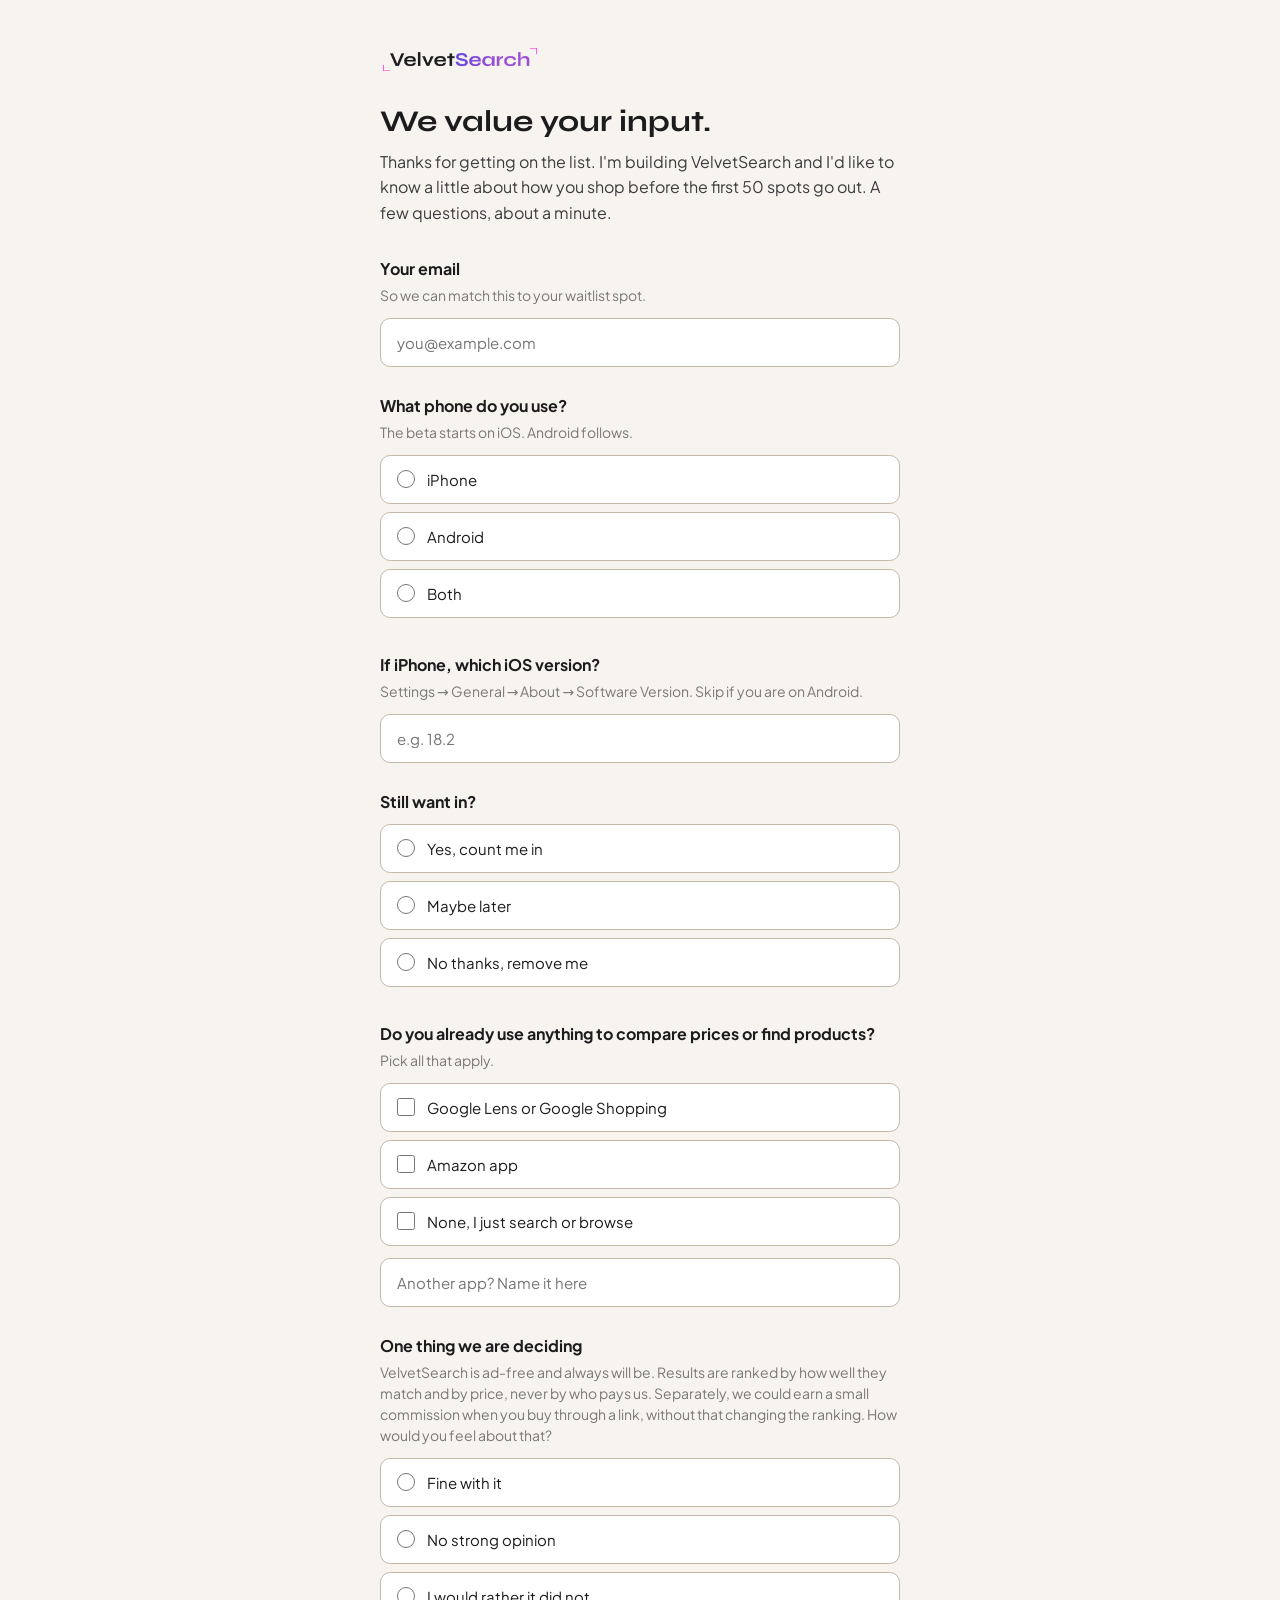
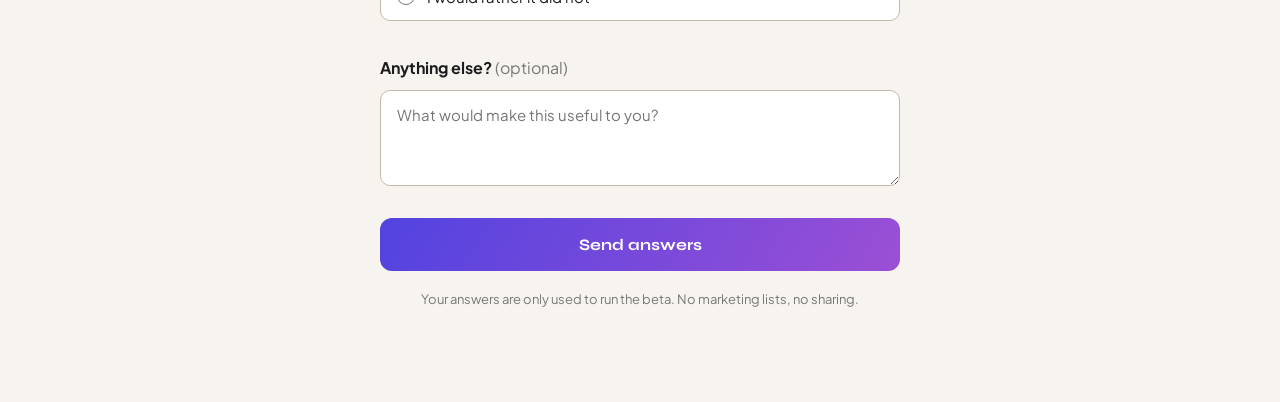
<file: beta-survey.html>
<!DOCTYPE html>
<html lang="en">
<head>
<meta charset="utf-8">
<meta name="viewport" content="width=device-width, initial-scale=1">
<title>Beta survey — VelvetSearch</title>
<link rel="stylesheet" href="/fonts/fonts.css">
<style>
  :root {
    --bg: #F7F4EF;
    --dark: #1C1B1E;
    --indigo: #5243E0;
    --purple: #9B4FD5;
    --taupe: #C4B9A8;
    --gray: #797878;
  }
  * { box-sizing: border-box; }
  body {
    margin: 0;
    background: var(--bg);
    color: var(--dark);
    font-family: 'Plus Jakarta Sans', -apple-system, system-ui, sans-serif;
    -webkit-font-smoothing: antialiased;
  }
  .wrap { max-width: 560px; margin: 0 auto; padding: 48px 20px 80px; }
  .logo { display: inline-block; line-height: 0; }
  .logo img { width: 160px; height: auto; display: block; }
  h1 {
    font-family: 'Syne', sans-serif; font-weight: 700;
    font-size: 30px; line-height: 1.2; margin: 28px 0 10px;
  }
  .intro { font-size: 16px; line-height: 1.6; color: #3C3B3E; margin: 0 0 32px; }
  fieldset { border: 0; margin: 0 0 28px; padding: 0; }
  legend { font-weight: 700; font-size: 16px; padding: 0 0 12px; }
  .hint { font-size: 14px; color: var(--gray); margin: -6px 0 12px; line-height: 1.5; }
  label.opt {
    display: flex; align-items: center; gap: 12px;
    background: #fff; border: 1px solid var(--taupe); border-radius: 10px;
    padding: 14px 16px; margin-bottom: 8px; cursor: pointer;
    transition: border-color .15s, background .15s;
    font-size: 15px;
  }
  label.opt:hover { border-color: var(--indigo); }
  label.opt input { accent-color: var(--indigo); width: 18px; height: 18px; margin: 0; flex: none; }
  label.opt:has(input:checked) { border-color: var(--indigo); background: #5243E00A; }
  input[type="email"], input[type="text"], textarea {
    width: 100%; background: #fff; border: 1px solid var(--taupe); border-radius: 10px;
    padding: 14px 16px; font-family: inherit; font-size: 15px; color: var(--dark);
  }
  input:focus, textarea:focus { outline: none; border-color: var(--indigo); }
  textarea { min-height: 96px; resize: vertical; }
  button {
    width: 100%; border: 0; border-radius: 12px; padding: 17px;
    background: linear-gradient(120deg, var(--indigo), var(--purple));
    color: #fff; font-family: 'Syne', sans-serif; font-weight: 700; font-size: 16px;
    cursor: pointer;
  }
  button:hover { opacity: .92; }
  button:disabled { opacity: .6; cursor: default; }
  .foot { text-align: center; color: var(--gray); font-size: 13px; margin-top: 18px; line-height: 1.6; }
  .done { display: none; text-align: center; padding: 60px 0; }
  .done h2 { font-family: 'Syne', sans-serif; font-size: 26px; margin: 0 0 10px; }
  .done p { color: var(--gray); font-size: 16px; margin: 0; }
  .err { color: #E24B4A; font-size: 14px; margin-top: 12px; display: none; }
</style>
</head>
<body>
<div class="wrap">

  <a href="https://www.velvetsearch.com" class="logo"><img src="VS_horizontal_logo_dark.png" alt="VelvetSearch"></a>

  <div id="formArea">
    <h1>We value your input.</h1>
    <p class="intro">
      Thanks for getting on the list. I'm building VelvetSearch and I'd like to know a little
      about how you shop before the first 50 spots go out. A few questions, about a minute.
    </p>

    <form id="survey" action="https://formspree.io/f/xnpnzgqo" method="POST">

      <fieldset>
        <legend>Your email</legend>
        <p class="hint">So we can match this to your waitlist spot.</p>
        <input type="email" name="email" required placeholder="you@example.com">
      </fieldset>

      <fieldset>
        <legend>What phone do you use?</legend>
        <p class="hint">The beta starts on iOS. Android follows.</p>
        <label class="opt"><input type="radio" name="device" value="iPhone" required> iPhone</label>
        <label class="opt"><input type="radio" name="device" value="Android"> Android</label>
        <label class="opt"><input type="radio" name="device" value="Both"> Both</label>
      </fieldset>

      <fieldset>
        <legend>If iPhone, which iOS version?</legend>
        <p class="hint">Settings &rarr; General &rarr; About &rarr; Software Version. Skip if you are on Android.</p>
        <input type="text" name="ios_version" placeholder="e.g. 18.2">
      </fieldset>

      <fieldset>
        <legend>Still want in?</legend>
        <label class="opt"><input type="radio" name="still_interested" value="Yes, count me in" required> Yes, count me in</label>
        <label class="opt"><input type="radio" name="still_interested" value="Maybe later"> Maybe later</label>
        <label class="opt"><input type="radio" name="still_interested" value="No thanks, remove me"> No thanks, remove me</label>
      </fieldset>

      <fieldset>
        <legend>Do you already use anything to compare prices or find products?</legend>
        <p class="hint">Pick all that apply.</p>
        <label class="opt"><input type="checkbox" name="current_tools" value="Google Lens or Google Shopping"> Google Lens or Google Shopping</label>
        <label class="opt"><input type="checkbox" name="current_tools" value="Amazon app"> Amazon app</label>
        <label class="opt"><input type="checkbox" name="current_tools" value="None"> None, I just search or browse</label>
        <input type="text" name="current_tools_other" placeholder="Another app? Name it here" style="margin-top:4px">
      </fieldset>

      <fieldset>
        <legend>One thing we are deciding</legend>
        <p class="hint">
          VelvetSearch is ad-free and always will be. Results are ranked by how well they match
          and by price, never by who pays us. Separately, we could earn a small commission when
          you buy through a link, without that changing the ranking. How would you feel about that?
        </p>
        <label class="opt"><input type="radio" name="affiliate" value="Fine with it" required> Fine with it</label>
        <label class="opt"><input type="radio" name="affiliate" value="No strong opinion"> No strong opinion</label>
        <label class="opt"><input type="radio" name="affiliate" value="Rather it did not"> I would rather it did not</label>
      </fieldset>

      <fieldset>
        <legend>Anything else? <span style="font-weight:400;color:var(--gray)">(optional)</span></legend>
        <textarea name="comments" placeholder="What would make this useful to you?"></textarea>
      </fieldset>

      <button type="submit" id="submitBtn">Send answers</button>
      <p class="err" id="err">Something went wrong. Please try again.</p>
      <p class="foot">Your answers are only used to run the beta. No marketing lists, no sharing.</p>
    </form>
  </div>

  <div class="done" id="done">
    <h2>Thank you</h2>
    <p>That is everything. I'll be in touch before the beta opens.</p>
  </div>

</div>

<script>
  var form = document.getElementById('survey');
  form.addEventListener('submit', function (e) {
    e.preventDefault();
    var btn = document.getElementById('submitBtn');
    var err = document.getElementById('err');
    err.style.display = 'none';
    btn.disabled = true;
    btn.textContent = 'Sending...';

    fetch(form.action, {
      method: 'POST',
      body: new FormData(form),
      headers: { Accept: 'application/json' }
    }).then(function (res) {
      if (res.ok) {
        document.getElementById('formArea').style.display = 'none';
        document.getElementById('done').style.display = 'block';
        window.scrollTo(0, 0);
      } else {
        throw new Error('bad response');
      }
    }).catch(function () {
      err.style.display = 'block';
      btn.disabled = false;
      btn.textContent = 'Send answers';
    });
  });
</script>

</body>
</html>
</file>
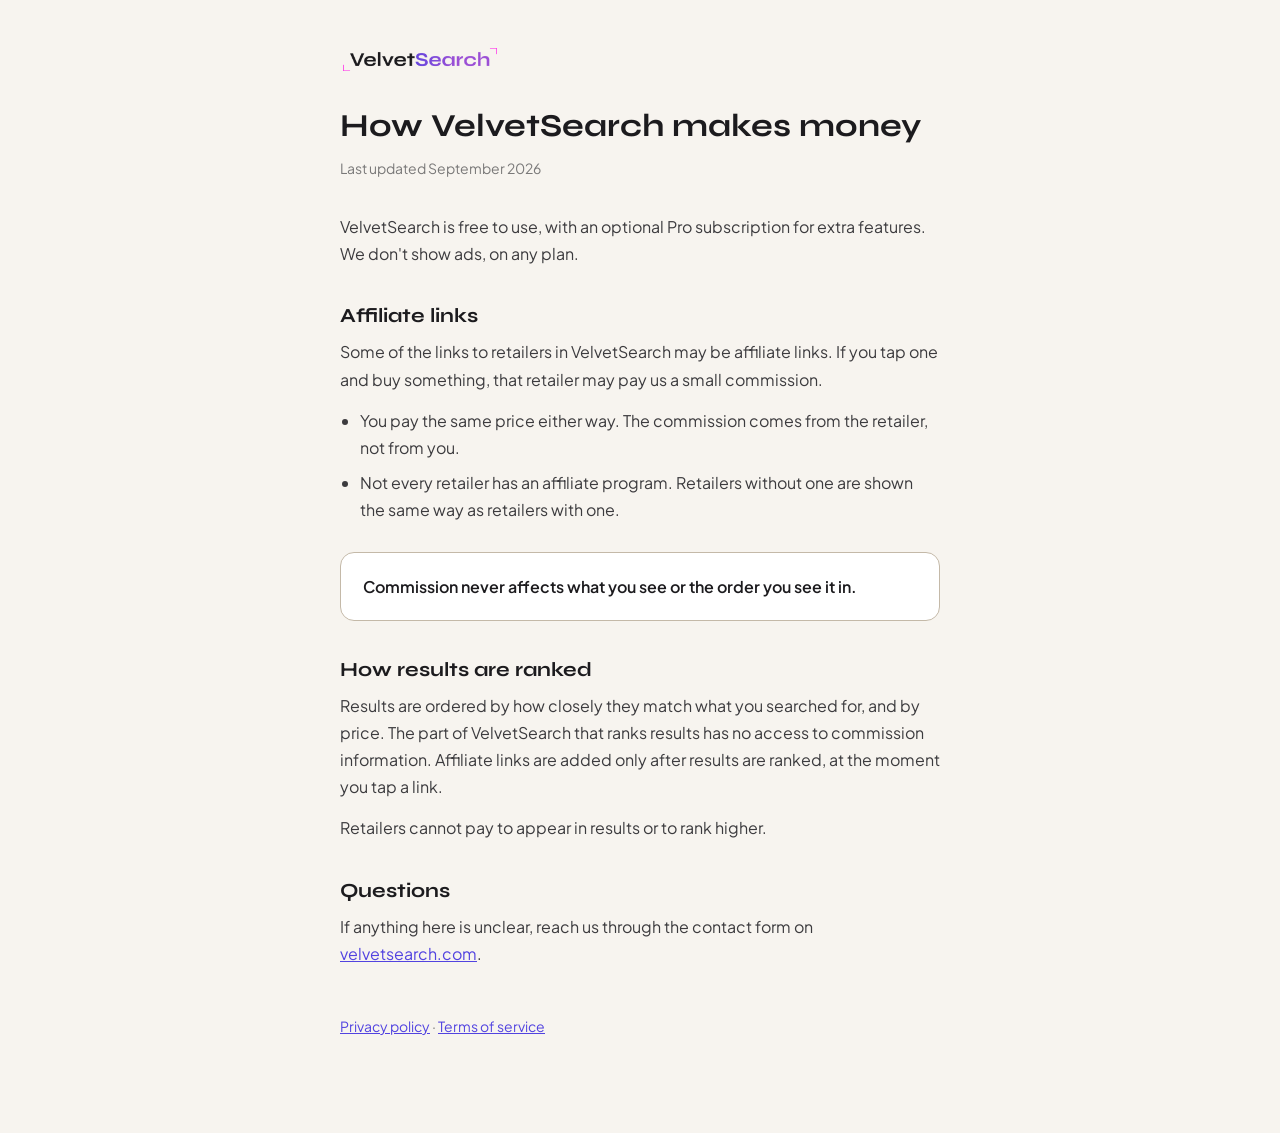
<file: disclosure.html>
<!DOCTYPE html>
<html lang="en">
<head>
<meta charset="utf-8">
<meta name="viewport" content="width=device-width, initial-scale=1">
<title>How VelvetSearch makes money</title>
<meta name="description" content="VelvetSearch is ad-free. Some retailer links may earn a commission. Commission never affects results.">
<link rel="stylesheet" href="/fonts/fonts.css">
<style>
  :root {
    --bg: #F7F4EF;
    --dark: #1C1B1E;
    --indigo: #5243E0;
    --taupe: #C4B9A8;
    --gray: #797878;
  }
  * { box-sizing: border-box; }
  body {
    margin: 0;
    background: var(--bg);
    color: var(--dark);
    font-family: 'Plus Jakarta Sans', -apple-system, system-ui, sans-serif;
    -webkit-font-smoothing: antialiased;
  }
  .wrap { max-width: 640px; margin: 0 auto; padding: 48px 20px 80px; }
  .logo { display: inline-block; line-height: 0; }
  .logo img { width: 160px; height: auto; display: block; }
  h1 {
    font-family: 'Syne', sans-serif; font-weight: 700;
    font-size: 32px; line-height: 1.2; margin: 32px 0 12px;
  }
  .updated { color: var(--gray); font-size: 14px; margin: 0 0 32px; }
  h2 {
    font-family: 'Syne', sans-serif; font-weight: 700;
    font-size: 20px; margin: 36px 0 10px;
  }
  p, li { font-size: 16px; line-height: 1.7; color: #3C3B3E; }
  p { margin: 0 0 14px; }
  ul { padding-left: 20px; margin: 0 0 14px; }
  li { margin-bottom: 8px; }
  .callout {
    background: #fff; border: 1px solid var(--taupe); border-radius: 14px;
    padding: 20px 22px; margin: 28px 0;
  }
  .callout p { margin: 0; color: var(--dark); font-weight: 600; }
  a { color: var(--indigo); }
  .foot { margin-top: 48px; font-size: 14px; color: var(--gray); }
</style>
</head>
<body>
<div class="wrap">

  <a href="/" class="logo"><img src="VS_horizontal_logo_dark.png" alt="VelvetSearch"></a>

  <h1>How VelvetSearch makes money</h1>
  <p class="updated">Last updated September 2026</p>

  <p>
    VelvetSearch is free to use, with an optional Pro subscription for extra features.
    We don't show ads, on any plan.
  </p>

  <h2>Affiliate links</h2>
  <p>
    Some of the links to retailers in VelvetSearch may be affiliate links. If you tap one and
    buy something, that retailer may pay us a small commission.
  </p>
  <ul>
    <li>You pay the same price either way. The commission comes from the retailer, not from you.</li>
    <li>Not every retailer has an affiliate program. Retailers without one are shown the same way as retailers with one.</li>
  </ul>

  <div class="callout">
    <p>Commission never affects what you see or the order you see it in.</p>
  </div>

  <h2>How results are ranked</h2>
  <p>
    Results are ordered by how closely they match what you searched for, and by price.
    The part of VelvetSearch that ranks results has no access to commission information.
    Affiliate links are added only after results are ranked, at the moment you tap a link.
  </p>
  <p>
    Retailers cannot pay to appear in results or to rank higher.
  </p>

  <h2>Questions</h2>
  <p>
    If anything here is unclear, reach us through the contact form on
    <a href="/">velvetsearch.com</a>.
  </p>

  <p class="foot"><a href="/privacy">Privacy policy</a> &middot; <a href="/terms">Terms of service</a></p>

</div>
</body>
</html>
</file>
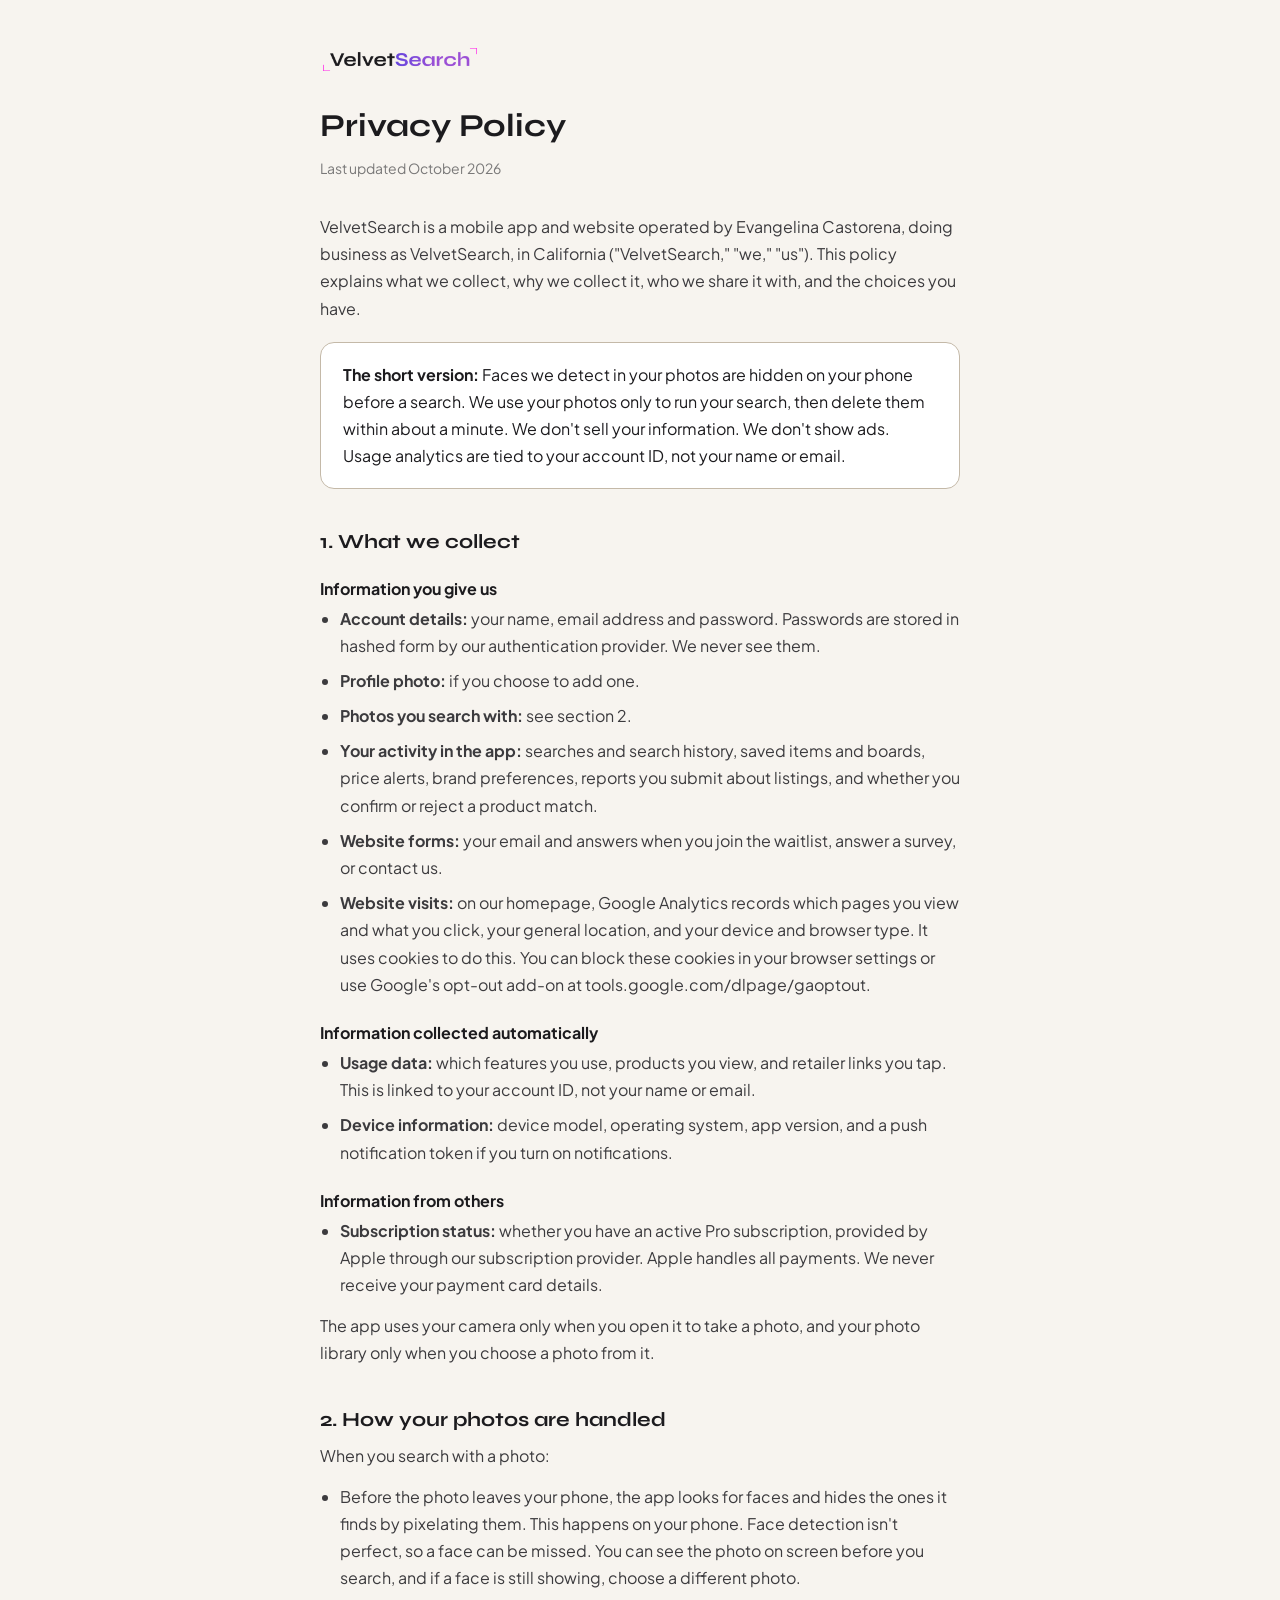
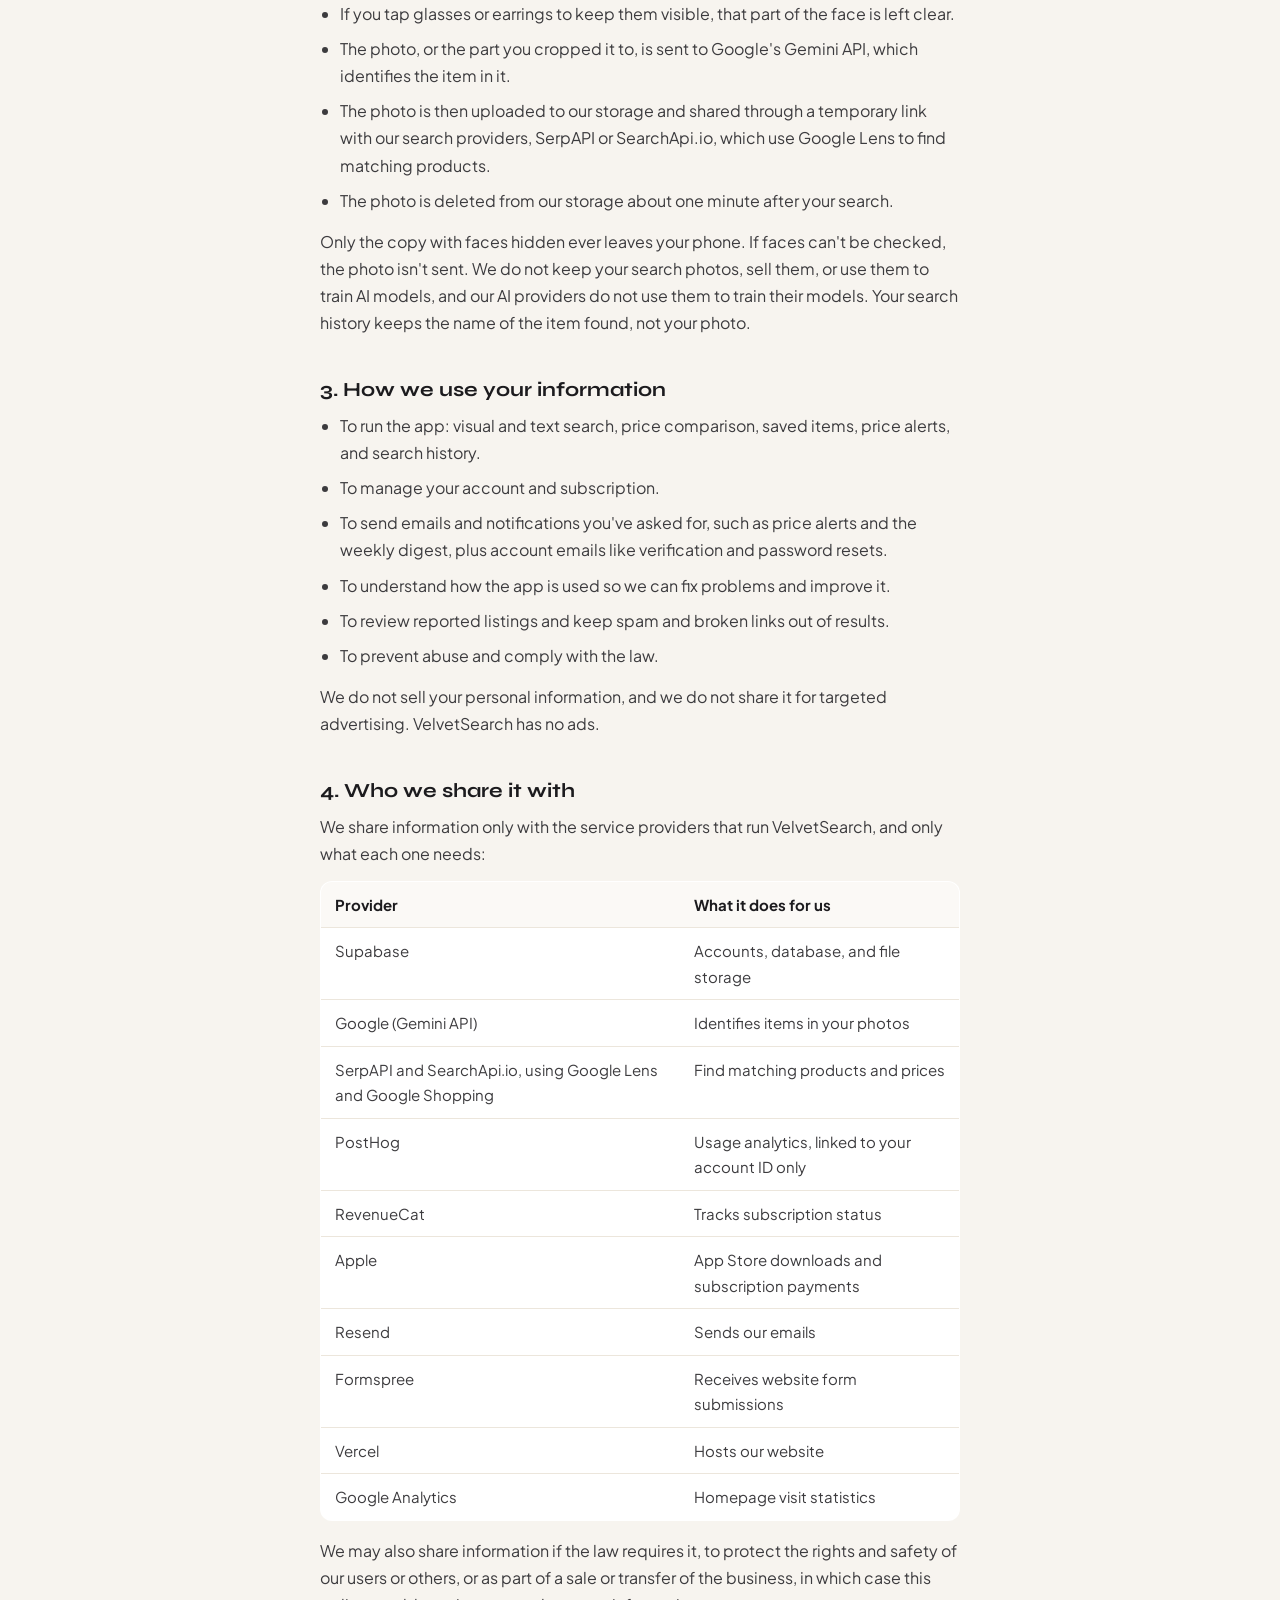
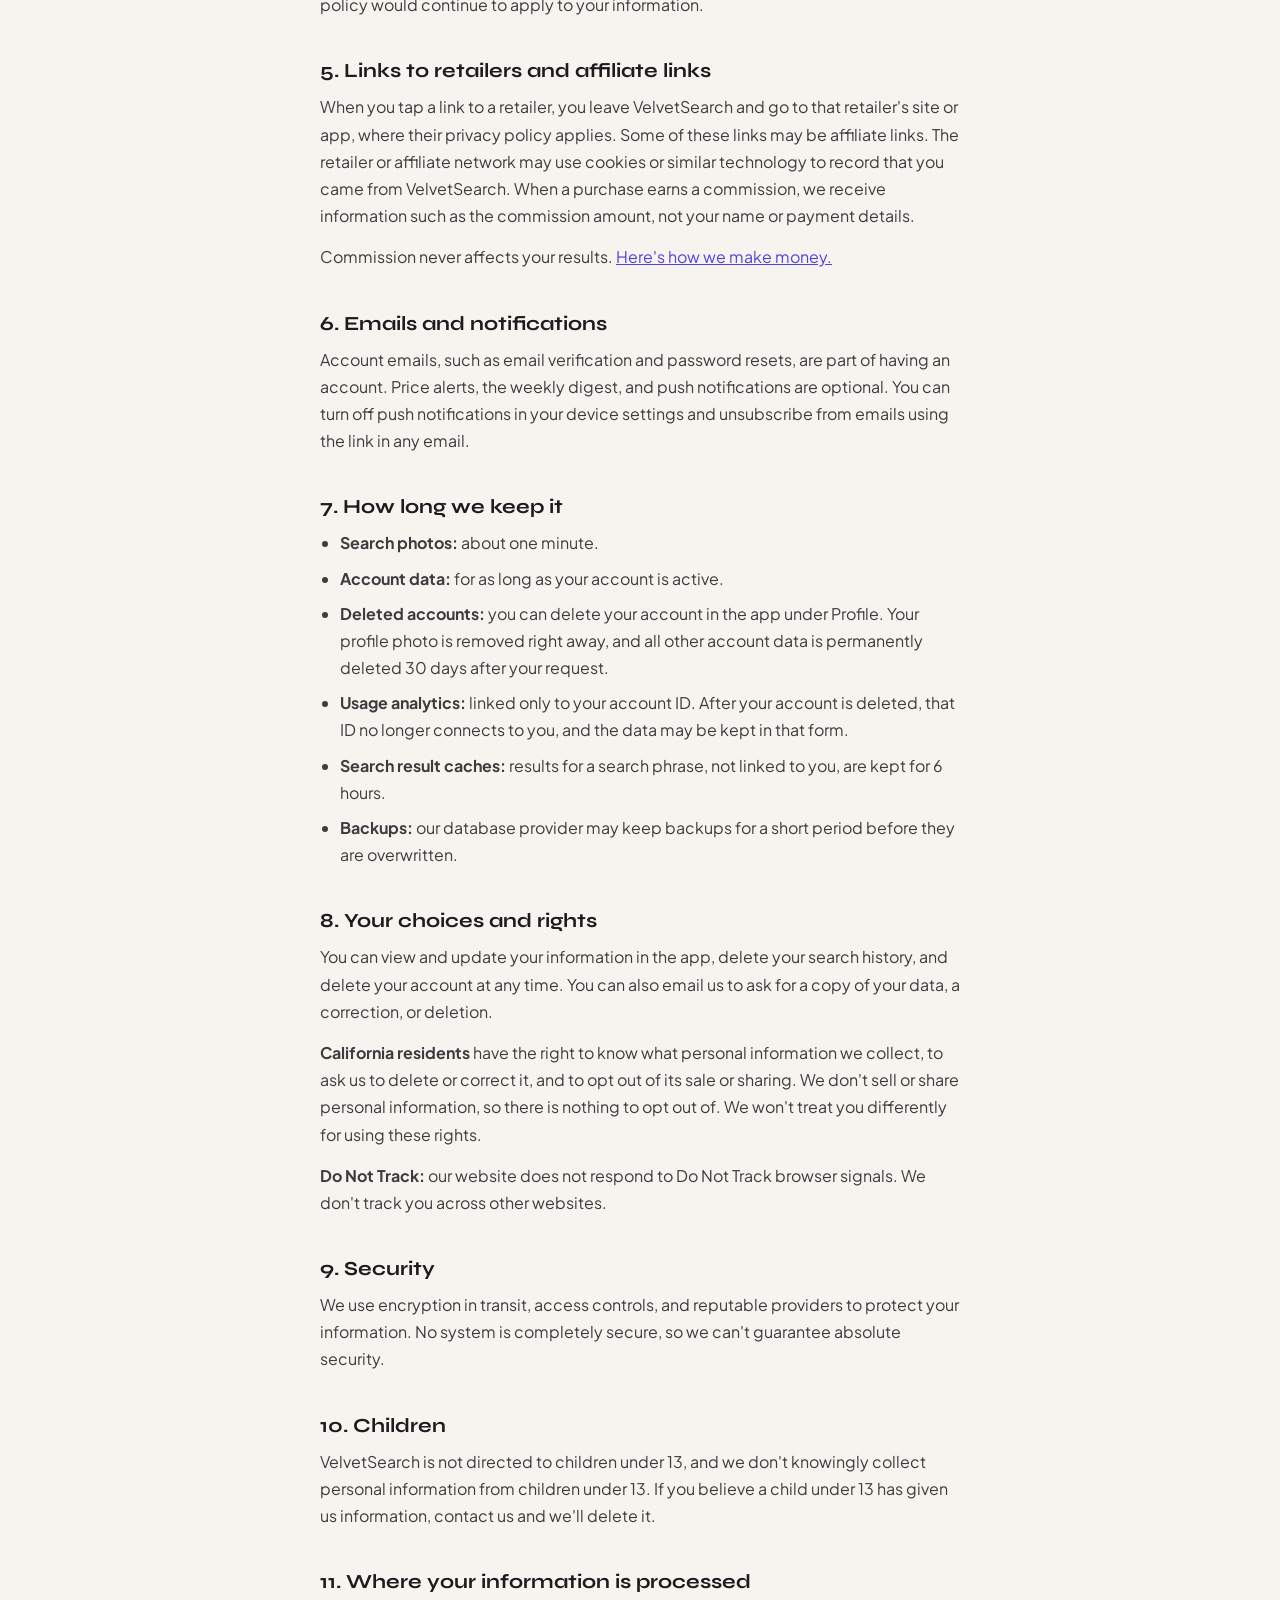
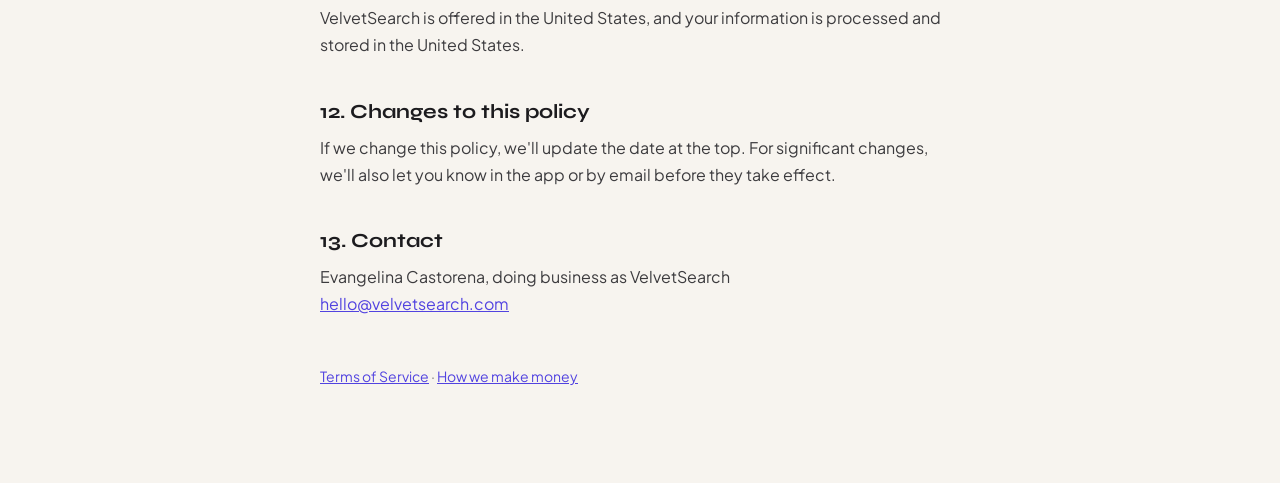
<file: privacy.html>
<!DOCTYPE html>
<html lang="en">
<head>
<meta charset="utf-8">
<meta name="viewport" content="width=device-width, initial-scale=1">
<title>Privacy Policy | VelvetSearch</title>
<meta name="description" content="What VelvetSearch collects, why, who it is shared with, and your choices.">
<link rel="canonical" href="https://www.velvetsearch.com/privacy">
<meta property="og:type" content="website">
<meta property="og:url" content="https://www.velvetsearch.com/privacy">
<meta property="og:title" content="Privacy Policy | VelvetSearch">
<meta property="og:description" content="What VelvetSearch collects, why, who it is shared with, and your choices.">
<meta property="og:image" content="https://www.velvetsearch.com/og-image.png">
<meta property="og:site_name" content="VelvetSearch"><link rel="stylesheet" href="/fonts/fonts.css">
<style>
  :root { --bg: #F7F4EF; --dark: #1C1B1E; --indigo: #5243E0; --taupe: #C4B9A8; --gray: #797878; }
  * { box-sizing: border-box; }
  body { margin: 0; background: var(--bg); color: var(--dark); font-family: 'Plus Jakarta Sans', -apple-system, system-ui, sans-serif; -webkit-font-smoothing: antialiased; }
  .wrap { max-width: 680px; margin: 0 auto; padding: 48px 20px 80px; }
  .logo { display: inline-block; line-height: 0; }
  .logo img { width: 160px; height: auto; display: block; }
  h1 { font-family: 'Syne', sans-serif; font-weight: 700; font-size: 32px; line-height: 1.2; margin: 32px 0 12px; }
  .updated { color: var(--gray); font-size: 14px; margin: 0 0 32px; }
  h2 { font-family: 'Syne', sans-serif; font-weight: 700; font-size: 20px; margin: 40px 0 10px; }
  h3 { font-size: 16px; font-weight: 700; margin: 24px 0 6px; }
  p, li, td, th { font-size: 16px; line-height: 1.7; color: #3C3B3E; }
  p { margin: 0 0 14px; }
  ul { padding-left: 20px; margin: 0 0 14px; }
  li { margin-bottom: 8px; }
  table { width: 100%; border-collapse: collapse; margin: 8px 0 16px; background: #fff; border: 1px solid var(--taupe); border-radius: 12px; overflow: hidden; }
  th, td { text-align: left; padding: 10px 14px; border-bottom: 1px solid #ECE6DC; vertical-align: top; font-size: 15px; }
  th { font-weight: 700; color: var(--dark); background: #FBF9F6; }
  tr:last-child td { border-bottom: 0; }
  .callout { background: #fff; border: 1px solid var(--taupe); border-radius: 14px; padding: 18px 22px; margin: 20px 0; }
  .callout p { margin: 0; color: var(--dark); }
  a { color: var(--indigo); }
  .foot { margin-top: 48px; font-size: 14px; color: var(--gray); }
</style>
</head>
<body>
<div class="wrap">

  <a href="/" class="logo"><img src="VS_horizontal_logo_dark.png" alt="VelvetSearch"></a>

  <h1>Privacy Policy</h1>
  <p class="updated">Last updated October 2026</p>

  <p>
    VelvetSearch is a mobile app and website operated by Evangelina Castorena, doing business as
    VelvetSearch, in California ("VelvetSearch," "we," "us"). This policy explains what we collect,
    why we collect it, who we share it with, and the choices you have.
  </p>

  <div class="callout">
    <p><strong>The short version:</strong> Faces we detect in your photos are hidden on your phone before a search. We use your photos only to run your search, then delete them within about a minute. We don't sell your information. We don't show ads. Usage analytics are tied to your account ID, not your name or email.</p>
  </div>

  <h2>1. What we collect</h2>

  <h3>Information you give us</h3>
  <ul>
    <li><strong>Account details:</strong> your name, email address and password. Passwords are stored in hashed form by our authentication provider. We never see them.</li>
    <li><strong>Profile photo:</strong> if you choose to add one.</li>
    <li><strong>Photos you search with:</strong> see section 2.</li>
    <li><strong>Your activity in the app:</strong> searches and search history, saved items and boards, price alerts, brand preferences, reports you submit about listings, and whether you confirm or reject a product match.</li>
    <li><strong>Website forms:</strong> your email and answers when you join the waitlist, answer a survey, or contact us.</li>
    <li><strong>Website visits:</strong> on our homepage, Google Analytics records which pages you view and what you click, your general location, and your device and browser type. It uses cookies to do this. You can block these cookies in your browser settings or use Google's opt-out add-on at tools.google.com/dlpage/gaoptout.</li>
  </ul>

  <h3>Information collected automatically</h3>
  <ul>
    <li><strong>Usage data:</strong> which features you use, products you view, and retailer links you tap. This is linked to your account ID, not your name or email.</li>
    <li><strong>Device information:</strong> device model, operating system, app version, and a push notification token if you turn on notifications.</li>
  </ul>

  <h3>Information from others</h3>
  <ul>
    <li><strong>Subscription status:</strong> whether you have an active Pro subscription, provided by Apple through our subscription provider. Apple handles all payments. We never receive your payment card details.</li>
  </ul>

  <p>The app uses your camera only when you open it to take a photo, and your photo library only when you choose a photo from it.</p>

  <h2>2. How your photos are handled</h2>
  <p>When you search with a photo:</p>
  <ul>
    <li>Before the photo leaves your phone, the app looks for faces and hides the ones it finds by pixelating them. This happens on your phone. Face detection isn't perfect, so a face can be missed. You can see the photo on screen before you search, and if a face is still showing, choose a different photo.</li>
    <li>If you tap glasses or earrings to keep them visible, that part of the face is left clear.</li>
    <li>The photo, or the part you cropped it to, is sent to Google's Gemini API, which identifies the item in it.</li>
    <li>The photo is then uploaded to our storage and shared through a temporary link with our search providers, SerpAPI or SearchApi.io, which use Google Lens to find matching products.</li>
    <li>The photo is deleted from our storage about one minute after your search.</li>
  </ul>
  <p>
    Only the copy with faces hidden ever leaves your phone. If faces can't be checked, the photo isn't sent.
    We do not keep your search photos, sell them, or use them to train AI models, and our AI providers
    do not use them to train their models. Your search history keeps the name of the item found, not your photo.
  </p>

  <h2>3. How we use your information</h2>
  <ul>
    <li>To run the app: visual and text search, price comparison, saved items, price alerts, and search history.</li>
    <li>To manage your account and subscription.</li>
    <li>To send emails and notifications you've asked for, such as price alerts and the weekly digest, plus account emails like verification and password resets.</li>
    <li>To understand how the app is used so we can fix problems and improve it.</li>
    <li>To review reported listings and keep spam and broken links out of results.</li>
    <li>To prevent abuse and comply with the law.</li>
  </ul>
  <p>
    We do not sell your personal information, and we do not share it for targeted advertising.
    VelvetSearch has no ads.
  </p>

  <h2>4. Who we share it with</h2>
  <p>We share information only with the service providers that run VelvetSearch, and only what each one needs:</p>
  <table>
    <tr><th>Provider</th><th>What it does for us</th></tr>
    <tr><td>Supabase</td><td>Accounts, database, and file storage</td></tr>
    <tr><td>Google (Gemini API)</td><td>Identifies items in your photos</td></tr>
    <tr><td>SerpAPI and SearchApi.io, using Google Lens and Google Shopping</td><td>Find matching products and prices</td></tr>
    <tr><td>PostHog</td><td>Usage analytics, linked to your account ID only</td></tr>
    <tr><td>RevenueCat</td><td>Tracks subscription status</td></tr>
    <tr><td>Apple</td><td>App Store downloads and subscription payments</td></tr>
    <tr><td>Resend</td><td>Sends our emails</td></tr>
    <tr><td>Formspree</td><td>Receives website form submissions</td></tr>
    <tr><td>Vercel</td><td>Hosts our website</td></tr>
    <tr><td>Google Analytics</td><td>Homepage visit statistics</td></tr>
  </table>
  <p>
    We may also share information if the law requires it, to protect the rights and safety of our users or others,
    or as part of a sale or transfer of the business, in which case this policy would continue to apply to your information.
  </p>

  <h2>5. Links to retailers and affiliate links</h2>
  <p>
    When you tap a link to a retailer, you leave VelvetSearch and go to that retailer's site or app, where
    their privacy policy applies. Some of these links may be affiliate links. The retailer or affiliate network
    may use cookies or similar technology to record that you came from VelvetSearch. When a purchase earns a
    commission, we receive information such as the commission amount, not your name or payment details.
  </p>
  <p>Commission never affects your results. <a href="/disclosure">Here's how we make money.</a></p>

  <h2>6. Emails and notifications</h2>
  <p>
    Account emails, such as email verification and password resets, are part of having an account.
    Price alerts, the weekly digest, and push notifications are optional. You can turn off push notifications
    in your device settings and unsubscribe from emails using the link in any email.
  </p>

  <h2>7. How long we keep it</h2>
  <ul>
    <li><strong>Search photos:</strong> about one minute.</li>
    <li><strong>Account data:</strong> for as long as your account is active.</li>
    <li><strong>Deleted accounts:</strong> you can delete your account in the app under Profile. Your profile photo is removed right away, and all other account data is permanently deleted 30 days after your request.</li>
    <li><strong>Usage analytics:</strong> linked only to your account ID. After your account is deleted, that ID no longer connects to you, and the data may be kept in that form.</li>
    <li><strong>Search result caches:</strong> results for a search phrase, not linked to you, are kept for 6 hours.</li>
    <li><strong>Backups:</strong> our database provider may keep backups for a short period before they are overwritten.</li>
  </ul>

  <h2>8. Your choices and rights</h2>
  <p>
    You can view and update your information in the app, delete your search history, and delete your account
    at any time. You can also email us to ask for a copy of your data, a correction, or deletion.
  </p>
  <p>
    <strong>California residents</strong> have the right to know what personal information we collect, to ask us
    to delete or correct it, and to opt out of its sale or sharing. We don't sell or share personal information,
    so there is nothing to opt out of. We won't treat you differently for using these rights.
  </p>
  <p>
    <strong>Do Not Track:</strong> our website does not respond to Do Not Track browser signals. We don't track
    you across other websites.
  </p>

  <h2>9. Security</h2>
  <p>
    We use encryption in transit, access controls, and reputable providers to protect your information.
    No system is completely secure, so we can't guarantee absolute security.
  </p>

  <h2>10. Children</h2>
  <p>
    VelvetSearch is not directed to children under 13, and we don't knowingly collect personal information
    from children under 13. If you believe a child under 13 has given us information, contact us and we'll delete it.
  </p>

  <h2>11. Where your information is processed</h2>
  <p>VelvetSearch is offered in the United States, and your information is processed and stored in the United States.</p>

  <h2>12. Changes to this policy</h2>
  <p>
    If we change this policy, we'll update the date at the top. For significant changes, we'll also let you
    know in the app or by email before they take effect.
  </p>

  <h2>13. Contact</h2>
  <p>
    Evangelina Castorena, doing business as VelvetSearch<br>
    <a href="mailto:hello@velvetsearch.com">hello@velvetsearch.com</a>
  </p>

  <p class="foot"><a href="/terms">Terms of Service</a> &middot; <a href="/disclosure">How we make money</a></p>

</div>
</body>
</html>
</file>
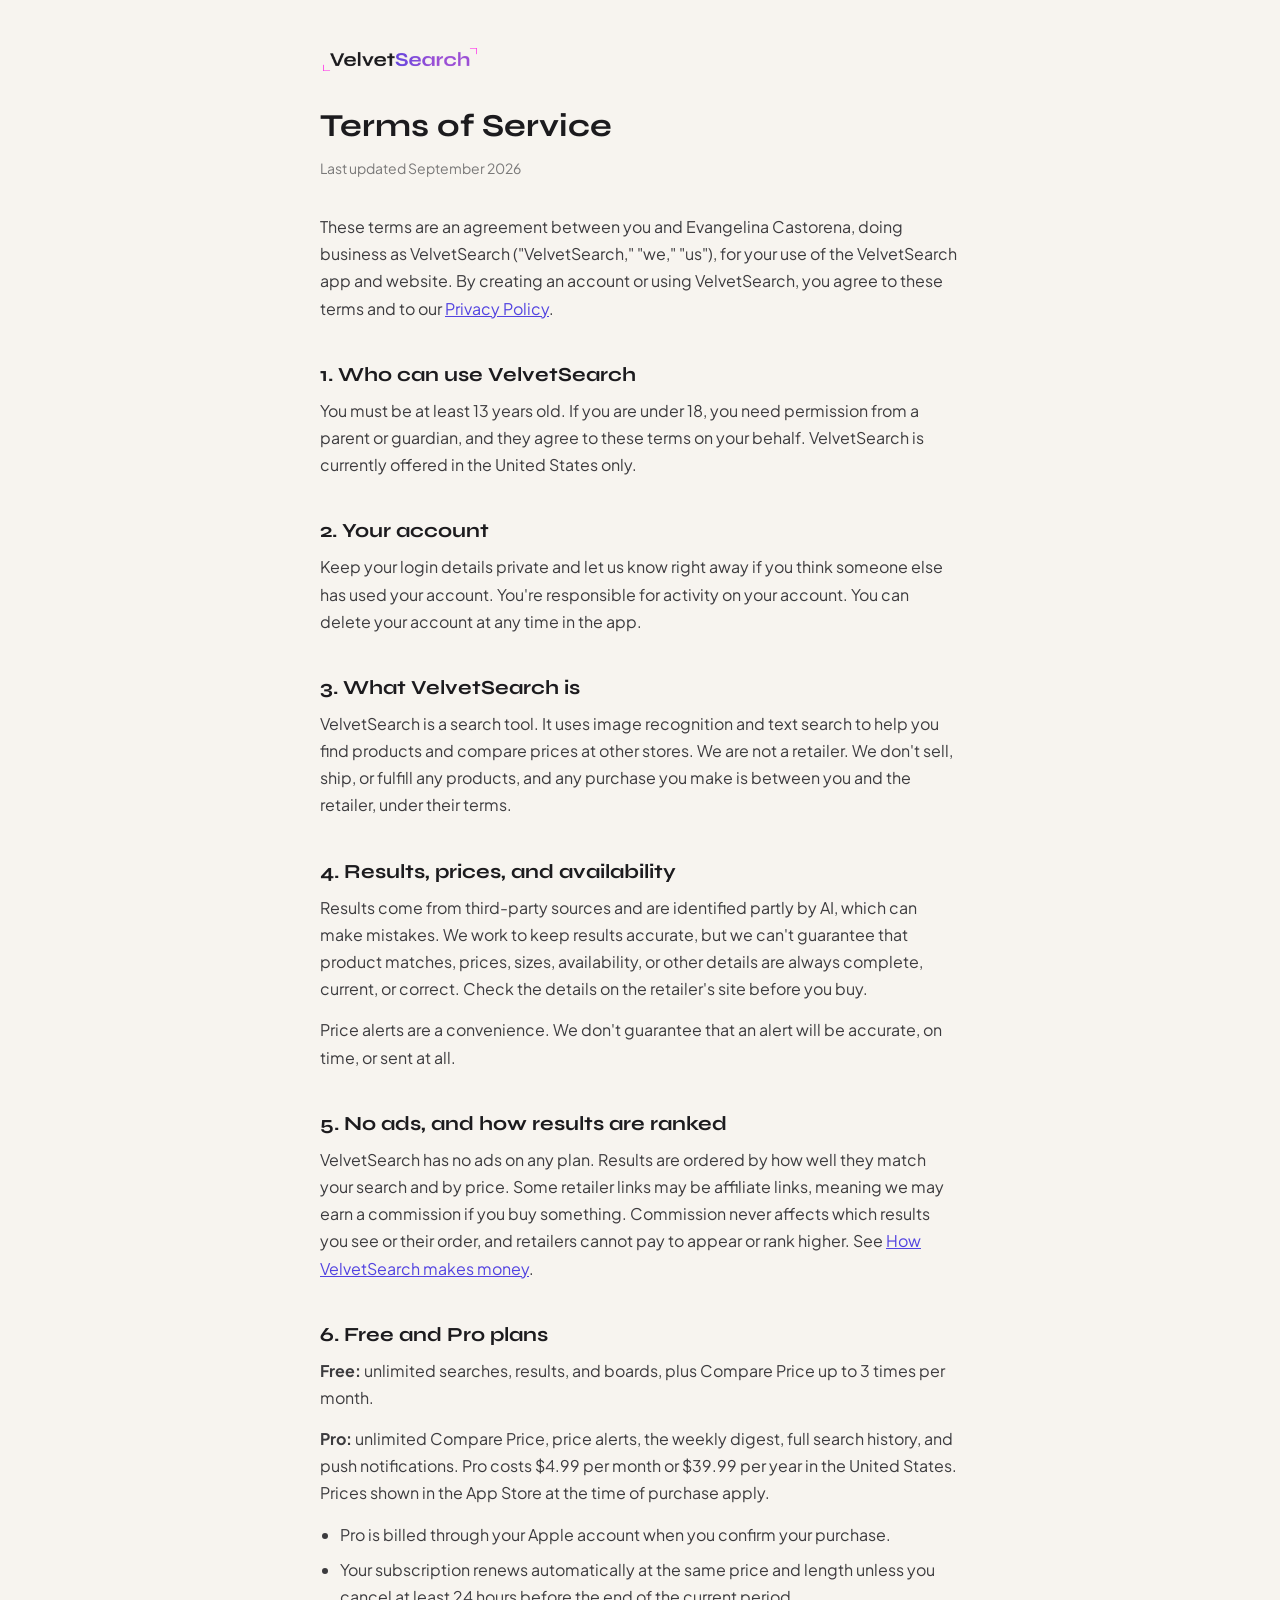
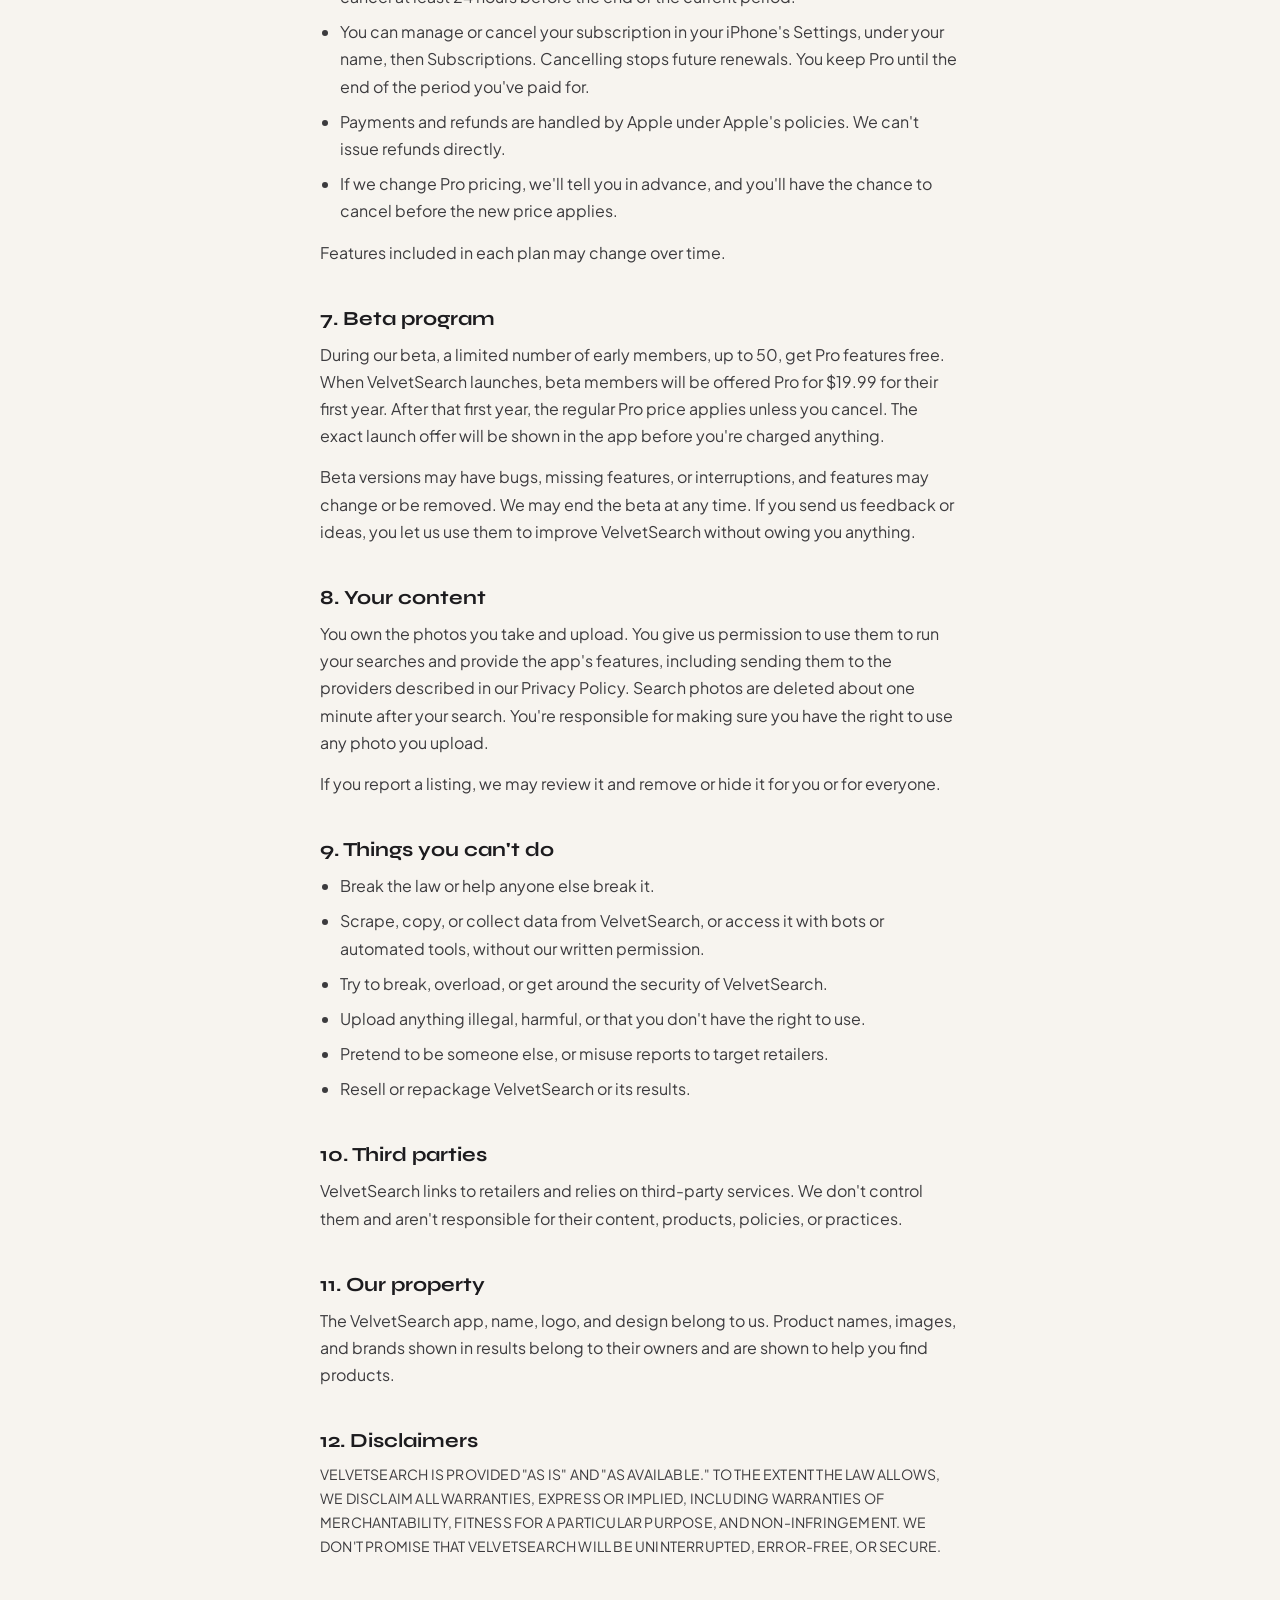
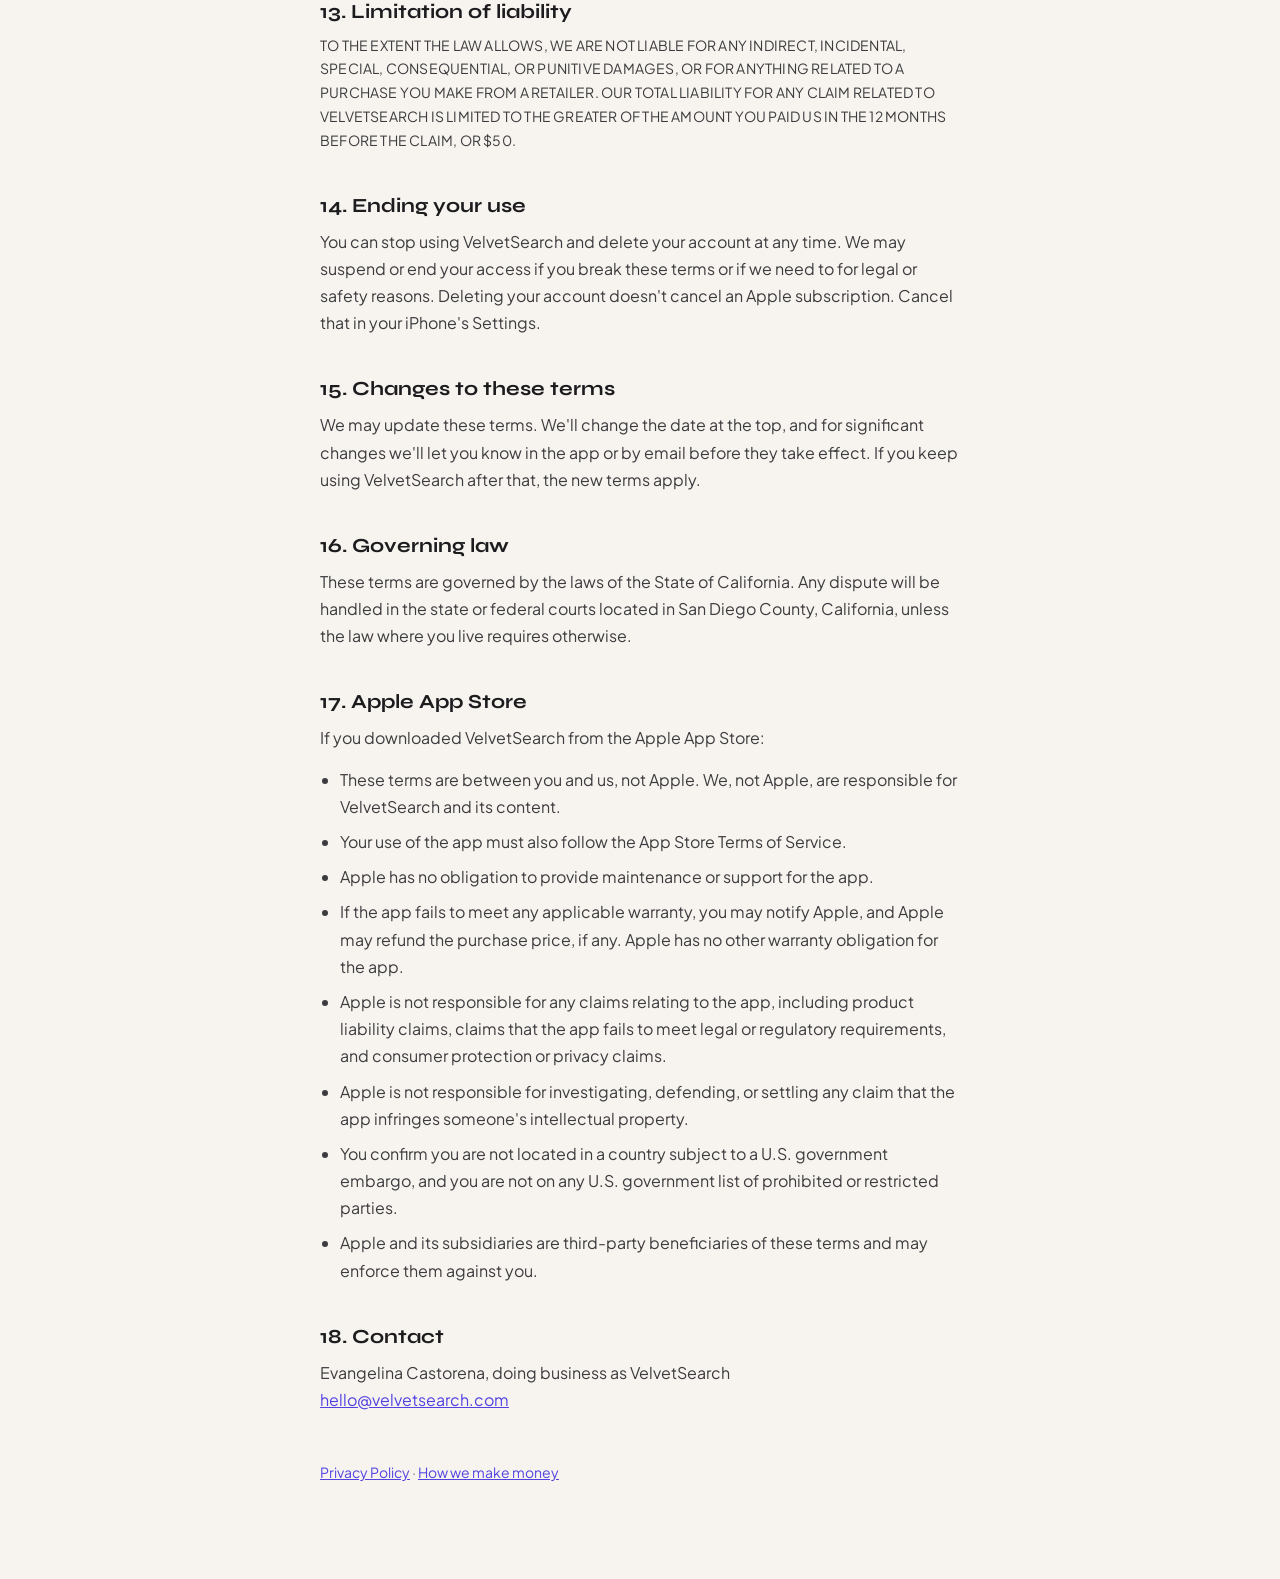
<file: terms.html>
<!DOCTYPE html>
<html lang="en">
<head>
<meta charset="utf-8">
<meta name="viewport" content="width=device-width, initial-scale=1">
<title>Terms of Service | VelvetSearch</title>
<meta name="description" content="VelvetSearch Terms of Service — the rules and guidelines for using our app.">
<link rel="canonical" href="https://www.velvetsearch.com/terms">
<meta property="og:type" content="website">
<meta property="og:url" content="https://www.velvetsearch.com/terms">
<meta property="og:title" content="Terms of Service — VelvetSearch">
<meta property="og:description" content="The rules and guidelines for using VelvetSearch.">
<meta property="og:image" content="https://www.velvetsearch.com/og-image.png">
<meta property="og:site_name" content="VelvetSearch"><link rel="stylesheet" href="/fonts/fonts.css">
<style>
  :root { --bg: #F7F4EF; --dark: #1C1B1E; --indigo: #5243E0; --taupe: #C4B9A8; --gray: #797878; }
  * { box-sizing: border-box; }
  body { margin: 0; background: var(--bg); color: var(--dark); font-family: 'Plus Jakarta Sans', -apple-system, system-ui, sans-serif; -webkit-font-smoothing: antialiased; }
  .wrap { max-width: 680px; margin: 0 auto; padding: 48px 20px 80px; }
  .logo { display: inline-block; line-height: 0; }
  .logo img { width: 160px; height: auto; display: block; }
  h1 { font-family: 'Syne', sans-serif; font-weight: 700; font-size: 32px; line-height: 1.2; margin: 32px 0 12px; }
  .updated { color: var(--gray); font-size: 14px; margin: 0 0 32px; }
  h2 { font-family: 'Syne', sans-serif; font-weight: 700; font-size: 20px; margin: 40px 0 10px; }
  p, li { font-size: 16px; line-height: 1.7; color: #3C3B3E; }
  p { margin: 0 0 14px; }
  ul { padding-left: 20px; margin: 0 0 14px; }
  li { margin-bottom: 8px; }
  .caps { text-transform: uppercase; font-size: 14px; letter-spacing: 0.2px; }
  a { color: var(--indigo); }
  .foot { margin-top: 48px; font-size: 14px; color: var(--gray); }
</style>
</head>
<body>
<div class="wrap">

  <a href="/" class="logo"><img src="VS_horizontal_logo_dark.png" alt="VelvetSearch"></a>

  <h1>Terms of Service</h1>
  <p class="updated">Last updated September 2026</p>

  <p>
    These terms are an agreement between you and Evangelina Castorena, doing business as VelvetSearch
    ("VelvetSearch," "we," "us"), for your use of the VelvetSearch app and website. By creating an account
    or using VelvetSearch, you agree to these terms and to our <a href="/privacy">Privacy Policy</a>.
  </p>

  <h2>1. Who can use VelvetSearch</h2>
  <p>
    You must be at least 13 years old. If you are under 18, you need permission from a parent or guardian,
    and they agree to these terms on your behalf. VelvetSearch is currently offered in the United States only.
  </p>

  <h2>2. Your account</h2>
  <p>
    Keep your login details private and let us know right away if you think someone else has used your account.
    You're responsible for activity on your account. You can delete your account at any time in the app.
  </p>

  <h2>3. What VelvetSearch is</h2>
  <p>
    VelvetSearch is a search tool. It uses image recognition and text search to help you find products and
    compare prices at other stores. We are not a retailer. We don't sell, ship, or fulfill any products,
    and any purchase you make is between you and the retailer, under their terms.
  </p>

  <h2>4. Results, prices, and availability</h2>
  <p>
    Results come from third-party sources and are identified partly by AI, which can make mistakes.
    We work to keep results accurate, but we can't guarantee that product matches, prices, sizes, availability,
    or other details are always complete, current, or correct. Check the details on the retailer's site before you buy.
  </p>
  <p>
    Price alerts are a convenience. We don't guarantee that an alert will be accurate, on time, or sent at all.
  </p>

  <h2>5. No ads, and how results are ranked</h2>
  <p>
    VelvetSearch has no ads on any plan. Results are ordered by how well they match your search and by price.
    Some retailer links may be affiliate links, meaning we may earn a commission if you buy something.
    Commission never affects which results you see or their order, and retailers cannot pay to appear or rank higher.
    See <a href="/disclosure">How VelvetSearch makes money</a>.
  </p>

  <h2>6. Free and Pro plans</h2>
  <p>
    <strong>Free:</strong> unlimited searches, results, and boards, plus Compare Price up to 3 times per month.
  </p>
  <p>
    <strong>Pro:</strong> unlimited Compare Price, price alerts, the weekly digest, full search history, and push
    notifications. Pro costs $4.99 per month or $39.99 per year in the United States. Prices shown in the App Store
    at the time of purchase apply.
  </p>
  <ul>
    <li>Pro is billed through your Apple account when you confirm your purchase.</li>
    <li>Your subscription renews automatically at the same price and length unless you cancel at least 24 hours before the end of the current period.</li>
    <li>You can manage or cancel your subscription in your iPhone's Settings, under your name, then Subscriptions. Cancelling stops future renewals. You keep Pro until the end of the period you've paid for.</li>
    <li>Payments and refunds are handled by Apple under Apple's policies. We can't issue refunds directly.</li>
    <li>If we change Pro pricing, we'll tell you in advance, and you'll have the chance to cancel before the new price applies.</li>
  </ul>
  <p>Features included in each plan may change over time.</p>

  <h2>7. Beta program</h2>
  <p>
    During our beta, a limited number of early members, up to 50, get Pro features free. When VelvetSearch launches,
    beta members will be offered Pro for $19.99 for their first year. After that first year, the regular Pro price applies
    unless you cancel. The exact launch offer will be shown in the app before you're charged anything.
  </p>
  <p>
    Beta versions may have bugs, missing features, or interruptions, and features may change or be removed.
    We may end the beta at any time. If you send us feedback or ideas, you let us use them to improve VelvetSearch
    without owing you anything.
  </p>

  <h2>8. Your content</h2>
  <p>
    You own the photos you take and upload. You give us permission to use them to run your searches and provide
    the app's features, including sending them to the providers described in our Privacy Policy. Search photos are
    deleted about one minute after your search. You're responsible for making sure you have the right to use any
    photo you upload.
  </p>
  <p>
    If you report a listing, we may review it and remove or hide it for you or for everyone.
  </p>

  <h2>9. Things you can't do</h2>
  <ul>
    <li>Break the law or help anyone else break it.</li>
    <li>Scrape, copy, or collect data from VelvetSearch, or access it with bots or automated tools, without our written permission.</li>
    <li>Try to break, overload, or get around the security of VelvetSearch.</li>
    <li>Upload anything illegal, harmful, or that you don't have the right to use.</li>
    <li>Pretend to be someone else, or misuse reports to target retailers.</li>
    <li>Resell or repackage VelvetSearch or its results.</li>
  </ul>

  <h2>10. Third parties</h2>
  <p>
    VelvetSearch links to retailers and relies on third-party services. We don't control them and aren't responsible
    for their content, products, policies, or practices.
  </p>

  <h2>11. Our property</h2>
  <p>
    The VelvetSearch app, name, logo, and design belong to us. Product names, images, and brands shown in results
    belong to their owners and are shown to help you find products.
  </p>

  <h2>12. Disclaimers</h2>
  <p class="caps">
    VelvetSearch is provided "as is" and "as available." To the extent the law allows, we disclaim all warranties,
    express or implied, including warranties of merchantability, fitness for a particular purpose, and non-infringement.
    We don't promise that VelvetSearch will be uninterrupted, error-free, or secure.
  </p>

  <h2>13. Limitation of liability</h2>
  <p class="caps">
    To the extent the law allows, we are not liable for any indirect, incidental, special, consequential, or punitive
    damages, or for anything related to a purchase you make from a retailer. Our total liability for any claim related
    to VelvetSearch is limited to the greater of the amount you paid us in the 12 months before the claim, or $50.
  </p>

  <h2>14. Ending your use</h2>
  <p>
    You can stop using VelvetSearch and delete your account at any time. We may suspend or end your access if you
    break these terms or if we need to for legal or safety reasons. Deleting your account doesn't cancel an Apple
    subscription. Cancel that in your iPhone's Settings.
  </p>

  <h2>15. Changes to these terms</h2>
  <p>
    We may update these terms. We'll change the date at the top, and for significant changes we'll let you know in the
    app or by email before they take effect. If you keep using VelvetSearch after that, the new terms apply.
  </p>

  <h2>16. Governing law</h2>
  <p>
    These terms are governed by the laws of the State of California. Any dispute will be handled in the state or federal
    courts located in San Diego County, California, unless the law where you live requires otherwise.
  </p>

  <h2>17. Apple App Store</h2>
  <p>If you downloaded VelvetSearch from the Apple App Store:</p>
  <ul>
    <li>These terms are between you and us, not Apple. We, not Apple, are responsible for VelvetSearch and its content.</li>
    <li>Your use of the app must also follow the App Store Terms of Service.</li>
    <li>Apple has no obligation to provide maintenance or support for the app.</li>
    <li>If the app fails to meet any applicable warranty, you may notify Apple, and Apple may refund the purchase price, if any. Apple has no other warranty obligation for the app.</li>
    <li>Apple is not responsible for any claims relating to the app, including product liability claims, claims that the app fails to meet legal or regulatory requirements, and consumer protection or privacy claims.</li>
    <li>Apple is not responsible for investigating, defending, or settling any claim that the app infringes someone's intellectual property.</li>
    <li>You confirm you are not located in a country subject to a U.S. government embargo, and you are not on any U.S. government list of prohibited or restricted parties.</li>
    <li>Apple and its subsidiaries are third-party beneficiaries of these terms and may enforce them against you.</li>
  </ul>

  <h2>18. Contact</h2>
  <p>
    Evangelina Castorena, doing business as VelvetSearch<br>
    <a href="mailto:hello@velvetsearch.com">hello@velvetsearch.com</a>
  </p>

  <p class="foot"><a href="/privacy">Privacy Policy</a> &middot; <a href="/disclosure">How we make money</a></p>

</div>
</body>
</html>
</file>
<file: fonts/fonts.css>
/* Self-hosted fonts (SIL Open Font License). No requests go to Google. */
@font-face {
  font-family: 'Syne';
  font-style: normal;
  font-weight: 700;
  font-display: swap;
  src: url('/fonts/syne-latin-700-normal.woff2') format('woff2');
}
@font-face {
  font-family: 'Syne';
  font-style: normal;
  font-weight: 800;
  font-display: swap;
  src: url('/fonts/syne-latin-800-normal.woff2') format('woff2');
}
@font-face {
  font-family: 'Plus Jakarta Sans';
  font-style: normal;
  font-weight: 400;
  font-display: swap;
  src: url('/fonts/plus-jakarta-sans-latin-400-normal.woff2') format('woff2');
}
@font-face {
  font-family: 'Plus Jakarta Sans';
  font-style: normal;
  font-weight: 600;
  font-display: swap;
  src: url('/fonts/plus-jakarta-sans-latin-600-normal.woff2') format('woff2');
}
@font-face {
  font-family: 'Plus Jakarta Sans';
  font-style: normal;
  font-weight: 700;
  font-display: swap;
  src: url('/fonts/plus-jakarta-sans-latin-700-normal.woff2') format('woff2');
}
</file>
